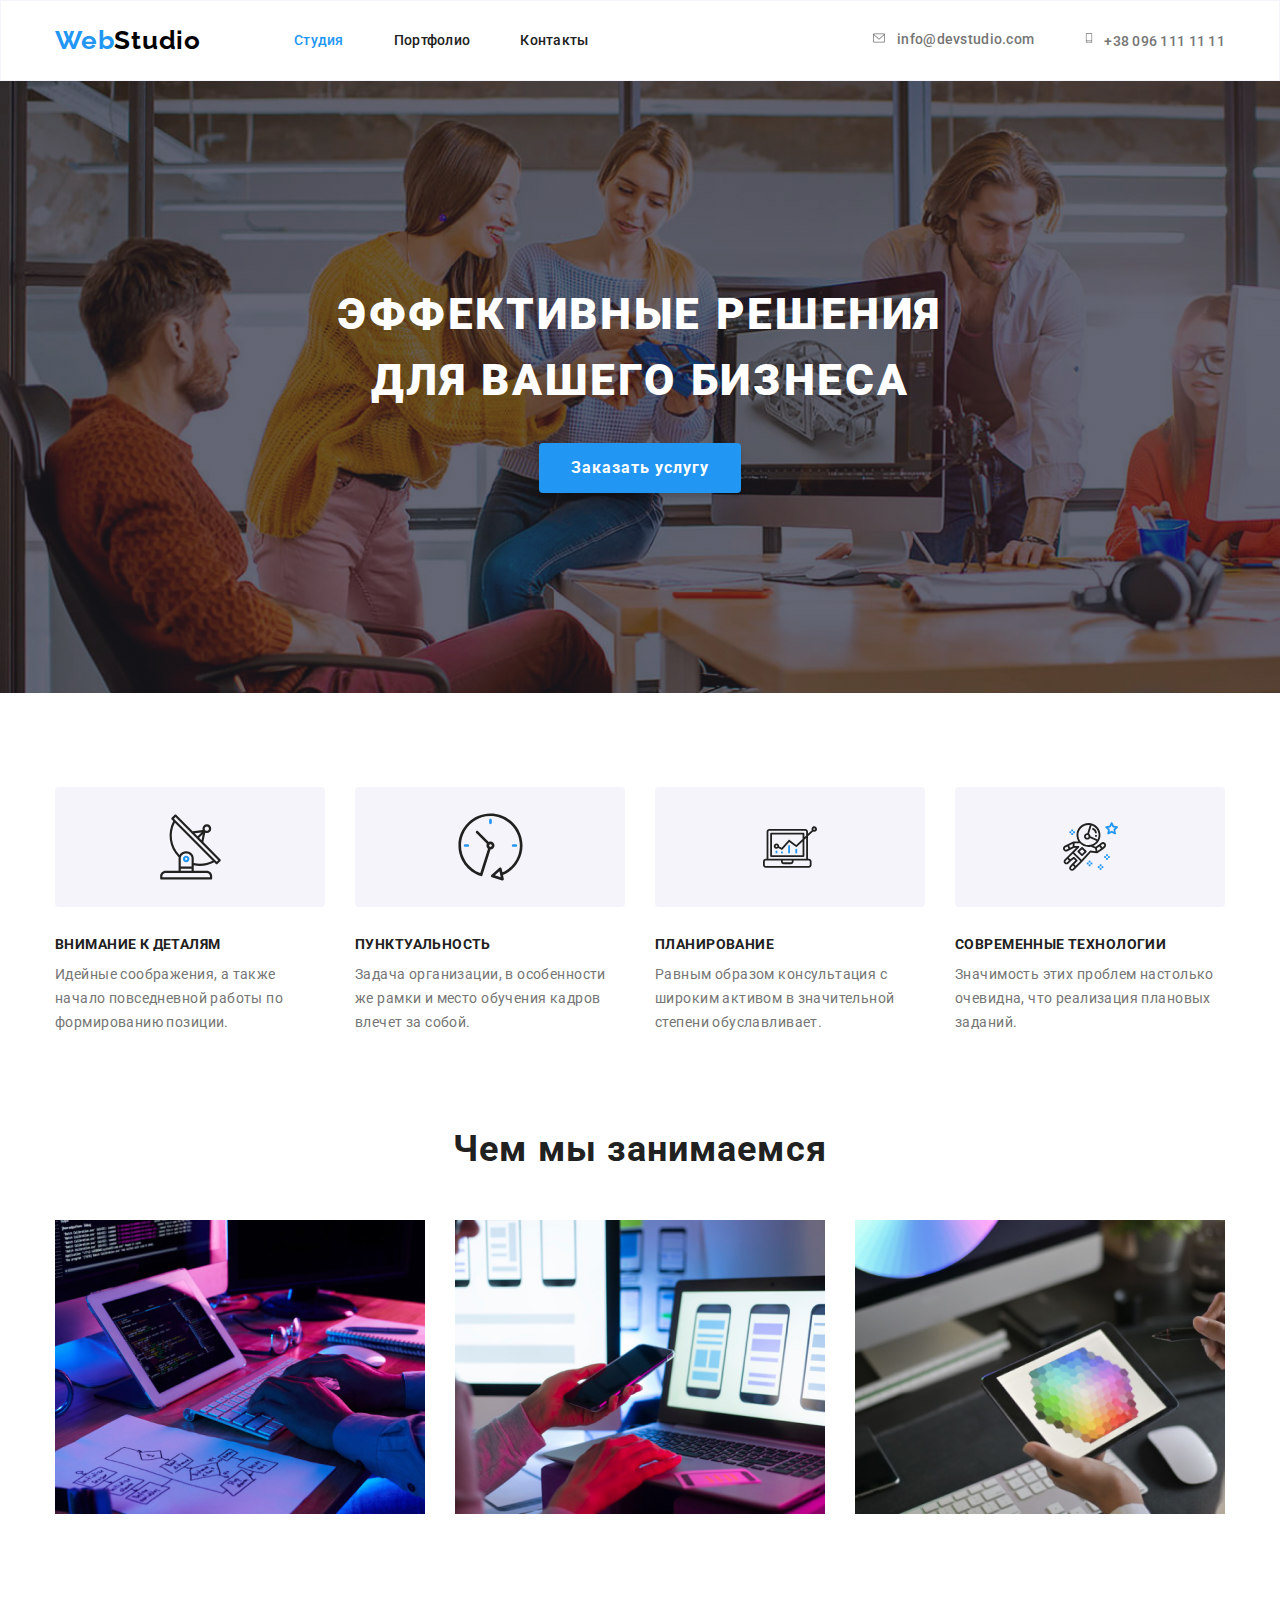
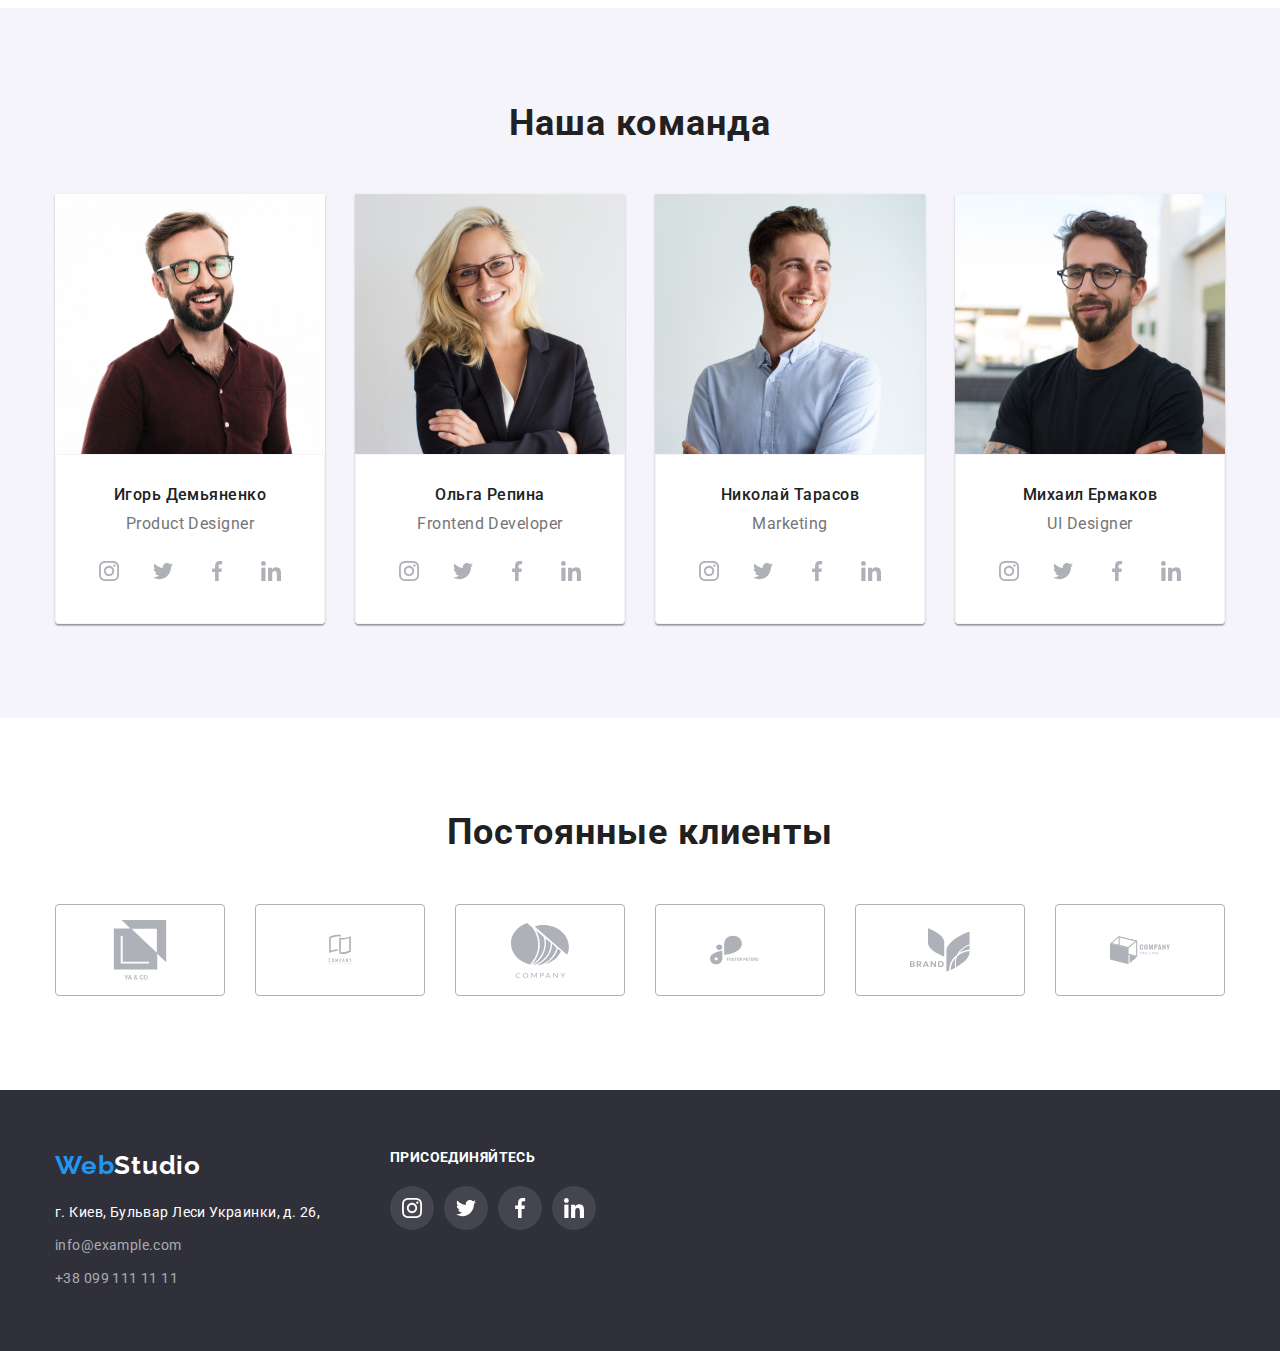
<file: index.html>
<!DOCTYPE html>
<html lang="ru">
<head>
    <meta charset="UTF-8">
    <meta http-equiv="X-UA-Compatible" content="IE=edge">
    <meta name="viewport" content="width=device-width, initial-scale=1.0">
    <title>studio</title>
    <link rel="preconnect" href="https://fonts.googleapis.com"/>
    <link rel="preconnect" href="https://fonts.gstatic.com" crossorigin/>
    <link href="https://fonts.googleapis.com/css2?family=Raleway:wght@700&family=Roboto:wght@400;500;700;900&display=swap" rel="stylesheet"/>
    <link rel="stylesheet" href="https://cdn.jsdelivr.net/npm/modern-normalize@1.1.0/modern-normalize.min.css"/>
    <link rel="stylesheet" href="./css/styles.css"/>
</head>
<body>
<header class="page-headr">  
    <div class="container page-headr-container">
    <nav class="page-nav">
      
       <a class=" logotype link" href="">Web<span class="black">Studio</span></a>

     <ul class="list menu ">
      <li class="menu-item"><a class="menu-link link menu-link:hover current" href="">Студия</a></li>
      <li class="menu-item"><a class="menu-link menu-link:hover menu-link:focus  link" href="./portfolio.html">Портфолио</a></li>
      <li class="menu-item"><a class="menu-link menu-link:hover menu-link:focus  link" href="">Контакты</a></li>   
     </ul>
    </nav>
     <ul class="list contact-menu menu-contact">
        <li><a class="link contact menu-contact e-mail" href="mailto:info@devstudio.com"><svg class="envelope" widht="18px" height="14px"><use href="./img.jpg/sprite.svg#icon-envelope-1"></use></svg>info@devstudio.com</a>
            
        </li>
        <li><a class="link contact"  href="tel:+38 096 111 11 11"><svg class="smart" widht="10px" height="16px"><use href="img.jpg/sprite.svg#icon-smartphone"></use></svg>+38 096 111 11 11</a></li>
      </ul>
    </div>
        </header>
    
     <main>
        <section class="hero">
            <div class="container">
            <h1 class="hero-tittle">Эффективные решения для вашего бизнеса</h1>
            <button class="btn" type="button">Заказать услугу</button>
            </div>
        </section>
       
    <section class="section-priority">
        <div class="container">
        <h2 hidden>Приоритет</h2>
        <ul class="list precedeny">
            <li class="menu-priority">
                <div class="antenna">
                    <svg class="icon-antenna" width="65px"; height="70px">
                        <use href="./img.jpg/sprite.svg#icon-antenna-1"></use>
                    </svg>
                </div>
                <h3 class="priority-tittle">Внимание к деталям</h3>
                <p class="priority-description">Идейные соображения, а также начало повседневной работы по формированию позиции.</p>
            </li>   
            <li class="menu-priority">
                <div class="antenna">
                    <svg width="67px" height="70px">
                        <use href="./img.jpg/sprite.svg#icon-clock-1"></use>
                    </svg>
                </div>
                <h3 class="priority-tittle">Пунктуальность</h3>
                <p class="priority-description">Задача организации, в особенности же рамки и место обучения кадров влечет за собой.</p>
            </li>
            <li class="menu-priority">
                <div class="antenna">
                    <svg width="70px" height="54px">
                        <use href="./img.jpg/sprite.svg#icon-diagram-1"></use>
                    </svg>
                </div>
                <h3 class="priority-tittle">Планирование</h3>
                <p class="priority-description">Равным образом консультация с широким активом в значительной степени обуславливает.</p>
            </li>
            <li class="menu-priority">
                <div class="antenna">
                    <svg width="55px" height="61px">
                        <use href="./img.jpg/sprite.svg#icon-astronaut-1"></use>
                    </svg>
                </div>
                <h3 class="priority-tittle">Современные технологии</h3>
                <p class="priority-description">Значимость этих проблем настолько очевидна, что реализация плановых заданий.</p>
            </li>
        </ul>
        </div>
        </section>
        <section class="section-img">
       <div class="container">
        <h2 class="section-tittle">Чем мы занимаемся</h2>
            <ul class="list engage">
                <li class="menu-img"><img src="./img.jpg/img.jpg" alt="сайты с нуля" width="370"/> </li>
                <li class="menu-img"><img src="./img.jpg/img1.jpg" alt="мобильные приложения" width="370"/></li>
                <li class="menu-img"><img src="./img.jpg/img2.png" alt="дизайн" width="370"/></li>
            </ul>
        </div>
        </section>
        <section class="team-fond">
            <div class="container">
         <h2 class="team-tittle">Наша команда</h2>
         <ul class="list name-team">
            <li class="iteam-bg"><img src="./img.jpg/imgIgor.jpg" alt="Игорь" width="270"/><div class="border-team"><h3 class="name">Игорь Демьяненко</h3><p class='post' lang="en">Product Designer</p>   
            <ul class="social-list list">
              <li class="social-list-item">
                <a href="" class="social-list-link">
                    <svg class="social-list-icon" width="20px"; height="20px" >
                        <use href="./img.jpg/sprite.svg#icon-instagram-2"></use>
                    </svg>
                </a>
              </li>
              <li class="social-list-item">
                <a href="" class="social-list-link">
                    <svg class="social-list-icon" width="20px"; height="20px";>
                        <use href="./img.jpg/sprite.svg#icon-twitter-1"></use>
                    </svg>
                </a>
              </li>
              <li class="social-list-item">
                <a href="" class="social-list-link">
                    <svg class="social-list-icon" width="20px"; height="20px";>
                        <use href="./img.jpg/sprite.svg#icon-facebook-1"></use>
                    </svg>
                </a>
              </li>
              <li class="social-list-item">
                <a href="" class="social-list-link">
                    <svg class="social-list-icon" width="20px"; height="20px";>
                        <use href="./img.jpg/sprite.svg#icon-linkedin-1"></use>
                    </svg>
                </a>
              </li>
            </ul>
          </div></li>
            <li class="iteam-bg"><img src="./img.jpg/imgIruna.jpg" alt="Ирина" width="270"/><div class="border-team"><h3 class="name">Ольга Репина</h3><p class='post' lang="en">Frontend Developer</p>
                <ul class="social-list list">
                    <li class="social-list-item">
                      <a href="" class="social-list-link">
                          <svg class="social-list-icon" width="20px"; height="20px" >
                              <use href="./img.jpg/sprite.svg#icon-instagram-2"></use>
                          </svg>
                      </a>
                    </li>
                    <li class="social-list-item">
                        <a href="" class="social-list-link">
                            <svg class="social-list-icon" width="20px"; height="20px";>
                                <use href="./img.jpg/sprite.svg#icon-twitter-1"></use>
                            </svg>
                        </a>
                      </li>
                      <li class="social-list-item">
                        <a href="" class="social-list-link">
                            <svg class="social-list-icon" width="20px"; height="20px";>
                                <use href="./img.jpg/sprite.svg#icon-facebook-1"></use>
                            </svg>
                        </a>
                      </li>
                      <li class="social-list-item">
                        <a href="" class="social-list-link">
                            <svg class="social-list-icon" width="20px"; height="20px";>
                                <use href="./img.jpg/sprite.svg#icon-linkedin-1"></use>
                            </svg>
                        </a>
                      </li>
                      </ul>
            </div>
           </li>
            <li class="iteam-bg"><img src="./img.jpg/imgNukola.jpg" alt="Николай" width="270"/><div class="border-team"><h3 class="name">Николай Тарасов</h3><p class='post' lang="en">Marketing</p>
                <ul class="social-list list">
                    <li class="social-list-item">
                      <a href="" class="social-list-link">
                          <svg class="social-list-icon" width="20px"; height="20px" >
                              <use href="./img.jpg/sprite.svg#icon-instagram-2"></use>
                          </svg>
                      </a>
                    </li>
                    <li class="social-list-item">
                        <a href="" class="social-list-link">
                            <svg class="social-list-icon" width="20px"; height="20px";>
                                <use href="./img.jpg/sprite.svg#icon-twitter-1"></use>
                            </svg>
                        </a>
                      </li>
                      <li class="social-list-item">
                        <a href="" class="social-list-link">
                            <svg class="social-list-icon" width="20px"; height="20px";>
                                <use href="./img.jpg/sprite.svg#icon-facebook-1"></use>
                            </svg>
                        </a>
                      </li>
                      <li class="social-list-item">
                        <a href="" class="social-list-link">
                            <svg class="social-list-icon" width="20px"; height="20px";>
                                <use href="./img.jpg/sprite.svg#icon-linkedin-1"></use>
                            </svg>
                        </a>
                      </li>
                      </ul>
            </div>
        </li>
            <li class="iteam-bg"><img src="./img.jpg/imgMichel.jpg" alt="Михаил"  width="270"/><div class="border-team"><h3 class="name">Михаил Ермаков</h3><p class='post' lang="en">UI Designer</p>
                <ul class="social-list list">
                    <li class="social-list-item">
                      <a href="" class="social-list-link">
                          <svg class="social-list-icon" width="20px"; height="20px" >
                              <use href="./img.jpg/sprite.svg#icon-instagram-2"></use>
                          </svg>
                      </a>
                    </li>
                    <li class="social-list-item">
                        <a href="" class="social-list-link">
                            <svg class="social-list-icon" width="20px"; height="20px";>
                                <use href="./img.jpg/sprite.svg#icon-twitter-1"></use>
                            </svg>
                        </a>
                      </li>
                      <li class="social-list-item">
                        <a href="" class="social-list-link">
                            <svg class="social-list-icon" width="20px"; height="20px";>
                                <use href="./img.jpg/sprite.svg#icon-facebook-1"></use>
                            </svg>
                        </a>
                      </li>
                      <li class="social-list-item">
                        <a href="" class="social-list-link">
                            <svg class="social-list-icon" width="20px"; height="20px";>
                                <use href="./img.jpg/sprite.svg#icon-linkedin-1"></use>
                            </svg>
                        </a>
                      </li>
                      </ul>
            </div>
        </li>
         </ul>
        </div>
        </section>
        <section class="clients">
         <div class="">
            <h2 class="titel-clients">Постоянные клиенты</h2>
            <ul class="list-clients list">
                <li class="item-clients"><a href="" class="link-clients">
                    <svg class="brand-link" width="106" height="60">
                        <use href="./img.jpg/sprite.svg#icon-group">
                        </use>
                    </svg>
                </a> </li>
                <li class="item-clients"><a href="" class="link-clients">
                    <svg class="brand-link" width="106" height="60">
                        <use href="./img.jpg/sprite.svg#icon-Logo">
                        </use>
                    </svg>
                </a> </li>
                <li class="item-clients"><a href="" class="link-clients">
                    <svg class="brand-link" width="106" height="60">
                        <use href="./img.jpg/sprite.svg#icon-group-1">
                        </use>
                    </svg>
                </a> </li>
                <li class="item-clients"><a href="" class="link-clients">
                    <svg class="brand-link" width="106" height="60">
                        <use href="./img.jpg/sprite.svg#icon-group-2">
                        </use>
                    </svg>
                </a> </li>
                <li class="item-clients"><a href="" class="link-clients">
                    <svg class="brand-link" width="106" height="60">
                        <use href="./img.jpg/sprite.svg#icon-group-3">
                        </use>
                    </svg>
                </a> </li>
                <li class="item-clients"><a href="" class="link-clients">
                    <svg class="brand-link" width="106" height="60">
                        <use href="./img.jpg/sprite.svg#icon-Object">
                        </use>
                    </svg>
                </a> </li>
            </ul>
         </div>
        </section>
    </main>
    <footer class="footer-fonts">
        <div class="container">
            <ul class="list-footer list">
                <li class="colum-footer">
        <a class=" logotype link logotype-footer" href="">Web<span class="whity">Studio</span></a> 
            <address>
               <ul class="list-address list">
                <li class="footer-contact footer-contact:hover footer-contact:focus indent"> г. Киев, Бульвар Леси Украинки, д. 26,</li>
                <li class="indent"> <a class="footer-mail link footer-mail:hover footer-mail:focus" href="mailto:info@example.com">info@example.com</a></li>
                <li class="indent"><a class="footer-mail link footer-mail:hover footer-mail:focus" href="+38 099 111 11 11">+38 099 111 11 11</a></li>
               </ul>
            </address>
        </li>
        <li class="colum-footer">
            <h3 class="titel-social-footer">Присоединяйтесь</h3>
            <ul class="list-social-footer list">
                <li class="item-social-footer">
                    <a href="" class="link-social-footer">
                        <svg class="icon-link-footer" width="20" height="20">
                            <use href="./img.jpg/sprite.svg#icon-instagram-2"></use>
                        </svg>
                    </a>
                </li>
                <li class="item-social-footer">
                    <a href="" class="link-social-footer">
                        <svg class="icon-link-footer" width="20" height="20">
                            <use href="./img.jpg/sprite.svg#icon-twitter-1"></use>
                        </svg>
                    </a>
                </li>
                <li class="item-social-footer">
                    <a href="" class="link-social-footer">
                        <svg class="icon-link-footer" width="20" height="20">
                            <use href="./img.jpg/sprite.svg#icon-facebook-1"></use>
                        </svg>
                    </a>
                </li>
                <li class="item-social-footer">
                    <a href="" class="link-social-footer">
                        <svg class="icon-link-footer" width="20" height="20">
                            <use href="./img.jpg/sprite.svg#icon-linkedin-1"></use>
                        </svg>
                    </a>
                </li>
            </ul>  
    </li>
    </ul>
        </div>
    </footer>
</body>
</html>
</file>
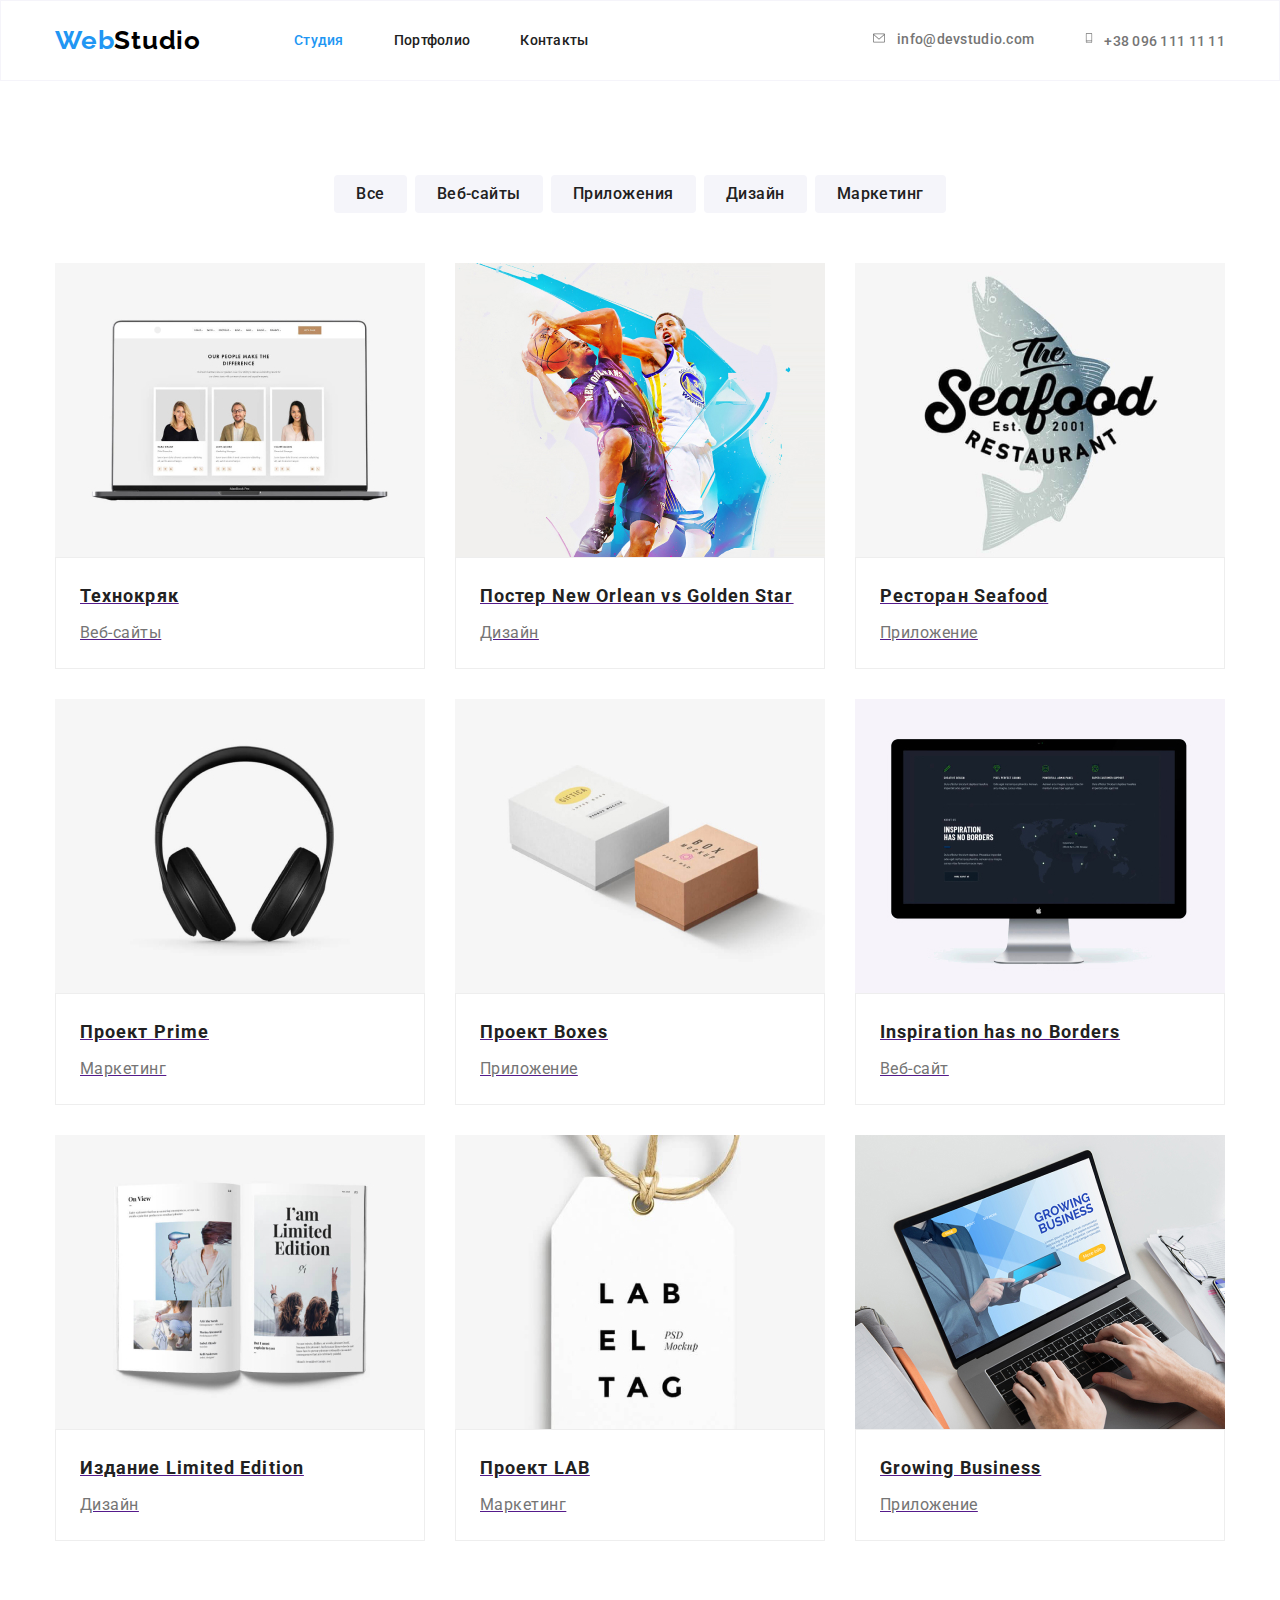
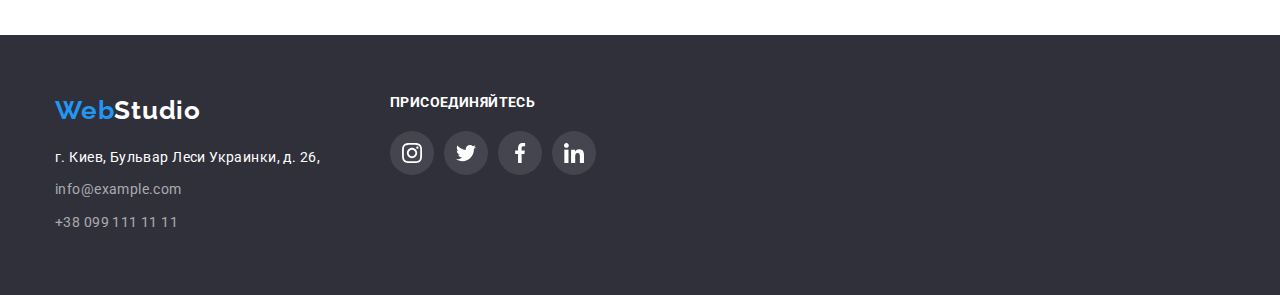
<file: portfolio.html>
<!DOCTYPE html>
<html lang="ru">
<head>
    <meta charset="UTF-8">
    <meta http-equiv="X-UA-Compatible" content="IE=edge">
    <meta name="viewport" content="width=device-width, initial-scale=1.0">
    <title>portfolio</title>
    <link rel="preconnect" href="https://fonts.googleapis.com"/>
    <link rel="preconnect" href="https://fonts.googleapis.com"/>
    <link href="https://fonts.googleapis.com/css2?family=Raleway:wght@700&family=Roboto:wght@400;500;700;900&display=swap" rel="stylesheet"/>
    <link rel="stylesheet" href="https://cdn.jsdelivr.net/npm/modern-normalize@1.1.0/modern-normalize.min.css"/>
    <link rel="stylesheet" href="./css/styles.css"/>
</head>
<body>
  <header class="page-headr">  
    <div class="container page-headr-container">
      <nav class="page-nav">
        
         <a class=" logotype link" href="">Web<span class="black">Studio</span></a>
  
       <ul class="list menu ">
        <li class="menu-item"><a class="menu-link link menu-link:hover current" href="./index.html">Студия</a></li>
        <li class="menu-item"><a class="menu-link menu-link:hover menu-link:focus  link" href="">Портфолио</a></li>
        <li class="menu-item"><a class="menu-link menu-link:hover menu-link:focus  link" href="">Контакты</a></li>   
       </ul>
      </nav>
       <ul class="list contact-menu menu-contact">
          <li><a class="link contact menu-contact e-mail" href="mailto:info@devstudio.com"><svg class="envelope" widht="18px" height="14px"><use href="./img.jpg/sprite.svg#icon-envelope-1"></use></svg>info@devstudio.com</a>
              
          </li>
          <li><a class="link contact"  href="tel:+38 096 111 11 11"><svg class="smart" widht="10px" height="16px"><use href="img.jpg/sprite.svg#icon-smartphone"></use></svg>+38 096 111 11 11</a></li>
        </ul>
      </div>
     </header>    
     <main > 
      <section class="fond-portfolio">
        <div class="container">
       <ul class="list knob-display">
        <li class="knob-menu"><button class="knob knob:hover knob:focus" type="button">Все</button></li>
        <li class="knob-menu"><button class="knob knob:hover knob:focus" type="button">Веб-сайты</button></li>
        <li class="knob-menu"><button class="knob knob:hover knob:focus" type="button">Приложения</button>  </li>
        <li class="knob-menu"><button class="knob knob:hover knob:focus" type="button">Дизайн</button>  </li>
        <li class="knob-menu"><button class="knob knob:hover knob:focus" type="button">Маркетинг</button>  </li>
        </ul>
        </div>
        <div class="container">
        <ul class="list img-display">
          <li class="beam"><a href=""><img class="img-column" src="./img.jpg/Технокряк.jpg" alt="Технокряк"/><div class="border-img"><h2 class="project">Технокряк</h2><p class="kind">Веб-сайты</p></div></a></li>
          <li class="beam"><a href=""><img class="img-column" src="./img.jpg/golden start.jpg" alt="Golden Start"/><div class="border-img"><h2 class="project" lang="en,ru">Постер New Orlean vs Golden Star</h2><p class="kind">Дизайн</p></div></a></li>
          <li class="beam"><a href=""><img class="img-column" src="./img.jpg/ресторан.jpg" alt="ресторан"/><div class="border-img"><h2 class="project" lang="en,ru">Ресторан Seafood</h2><p class="kind">Приложение</p></div></a></li>
          <li class="beam"><a href=""><img class="img-column" src="./img.jpg/проект прайм.jpg" alt="проект прайм"/><div class="border-img"><h2 class="project" lang="en,ru">Проект Prime</h2><p class="kind">Маркетинг</p></div></a></li>
          <li class="beam"><a href=""><img class="img-column" src="./img.jpg/проект бокс.jpg" alt="проект бокс"/><div class="border-img"><h2 class="project" lang="en,ru">Проект Boxes</h2><p class="kind">Приложение</p></div></a></li>
          <li class="beam"><a href=""><img class="img-column" src="./img.jpg/проект бройдес.jpg" alt="проект бройдес"/><div class="border-img"><h2 class="project" lang="en">Inspiration has no Borders</h2><p class="kind">Веб-сайт</p></div></a></li>
          <li class="beam"><a href=""><img class="img-column" src="./img.jpg/издание.jpg" alt="издание"/><div class="border-img"><h2 class="project" lang="en,ru">Издание Limited Edition</h2><p class="kind">Дизайн</p></div></a></li>
          <li class="beam"><a href=""><img class="img-column" src="./img.jpg/проект лаб.jpg" alt="проект лаб"/><div class="border-img"><h2 class="project" lang="en,ru">Проект LAB</h2><p class="kind">Маркетинг</p></div></a></li>
          <li class="beam"><a href=""><img class="img-column" src="./img.jpg/бизнес.jpg" alt="бизнес"/><div class="border-img"><h2 class="project" lang="en">Growing Business</h2><p class="kind">Приложение</p></div></a></li>
        </ul>
      </div>
      </section>
     </main>
     <footer class="footer-fonts">
      <div class="container">
        <ul class="list-footer list">
            <li class="colum-footer">
    <a class=" logotype link logotype-footer" href="">Web<span class="whity">Studio</span></a> 
        <address>
           <ul class="list-address list">
            <li class="footer-contact footer-contact:hover footer-contact:focus indent"> г. Киев, Бульвар Леси Украинки, д. 26,</li>
            <li class="indent"> <a class="footer-mail link footer-mail:hover footer-mail:focus" href="mailto:info@example.com">info@example.com</a></li>
            <li class="indent"><a class="footer-mail link footer-mail:hover footer-mail:focus" href="+38 099 111 11 11">+38 099 111 11 11</a></li>
           </ul>
        </address>
    </li>
    <li class="colum-footer">
        <h3 class="titel-social-footer">Присоединяйтесь</h3>
        <ul class="list-social-footer list">
            <li class="item-social-footer">
                <a href="" class="link-social-footer">
                    <svg class="icon-link-footer" width="20" height="20">
                        <use href="./img.jpg/sprite.svg#icon-instagram-2"></use>
                    </svg>
                </a>
            </li>
            <li class="item-social-footer">
                <a href="" class="link-social-footer">
                    <svg class="icon-link-footer" width="20" height="20">
                        <use href="./img.jpg/sprite.svg#icon-twitter-1"></use>
                    </svg>
                </a>
            </li>
            <li class="item-social-footer">
                <a href="" class="link-social-footer">
                    <svg class="icon-link-footer" width="20" height="20">
                        <use href="./img.jpg/sprite.svg#icon-facebook-1"></use>
                    </svg>
                </a>
            </li>
            <li class="item-social-footer">
                <a href="" class="link-social-footer">
                    <svg class="icon-link-footer" width="20" height="20">
                        <use href="./img.jpg/sprite.svg#icon-linkedin-1"></use>
                    </svg>
                </a>
            </li>
        </ul>  
</li>
</ul>
    </div>
  </footer>   
</body>
</html>
</file>
<file: css/styles.css>
:root{
    --accent-color:#2196f3;
    --primary-font:"Roboto",sans-serif;
    --secondary-font:"Raleway",sans-serif;
    --primary-text-color:#212121;
}
h1,
h2,
h3,
h4,
p {
    margin-top: 0;
    margin-bottom: 0;
}
ul{
    margin-top: 0;
    margin-bottom: 0;
    padding-left: 0;
}
img {
    display: block;
}
button {
    cursor: pointer;
}
.list {
list-style:none;
}
.link {
text-decoration: none;
}
body{
    font-family: var(--primary-font);
}
.container {
    width: 1200px;
    margin-left: auto;
    margin-right: auto;
    padding-left: 15px;
    padding-right: 15px;

}

/*=================header=================*/
.page-headr{
    padding-top: 24px;
    padding-bottom: 24px;
    border:1px solid #f5f4fa;
}
.page-headr-container{
    display: flex;
    align-items: center;
}
.page-nav{
    display: flex;
    align-items: center;
}
.logotype{
    font-family:var(--secondary-font);
    font-style: normal;
    font-weight: 700;
    font-size: 26px;
    line-height: 1.19;
/* identical to box height */
    letter-spacing: 0.03em;
    color:#2196f3;
    margin-right: 93px;
}
.black{
    color:black;
}
.menu{
    display: flex;
}

.menu-link{
    font-style: normal;
    font-weight: 500;
    font-size: 14px;
    line-height: 1.14;
    letter-spacing: 0.02em;
    color:var(--primary-text-color);
}
.menu-item:not(:last-child){
    margin-right: 50px;
}
.menu-link:hover,
.menu-link:focus,
.current
{
    color:var(--accent-color);
}
.contact-menu{
    display: flex;
}
.contact{
    font-style: normal;
    font-weight: 500;
    font-size: 14px;
    line-height: 1.14;
    letter-spacing: 0.02em;
    color: #757575;
    
}
.envelope{
    display: inline-block;
    margin-right: 10px;
    background-size: cover;
    width: 16px;
    height: 12px;
    fill:currentColor;
}
.smart{
    display: inline-block;
    width:10px;
    height: 16px;
    margin-right: 10px;
    background-size: cover;
    fill:currentColor;
}
.antenna{
    width: 270px;
    height:120px;
    background: #f5f4fa;
    display:flex;
    justify-content: center;
    align-items: center;
    margin-bottom: 30px;
    border-radius: 4px;
}

.menu-contact{
    margin-left: auto;
}
.e-mail{
    margin-right: 50px;
}
.contact:hover,
.contact:focus{
    color:var(--accent-color);
}
.contact-menu .current,
.contact:hover,
.contact:focus{
    color:var(--accent-color);
}


/*===================/header===================*/
/*==================main======================*/
.hero-tittle{
    font-style:normal;
    font-weight: 900;
    font-size: 44px;
    line-height: 1.5;
    /* or 136% */
    text-align: center;
    letter-spacing: 0.06em;
    text-transform: uppercase;
    color: #FFFFFF;
    width: 696px;
    margin-left: auto;
    margin-right: auto;
    margin-bottom: 30px;
}
.hero{
    background-color: #2F303A;
    padding-top: 200px;
    padding-bottom: 200px;
    background-image:linear-gradient(rgba(47, 48, 58, 0.4),rgba(47, 48, 58, 0.4)), url(../img.jpg/hero.ipg.jpg);
    background-size: cover;
    background-color: #C4C4C4;
}
.btn{
    font-family: var(--primary-font);
    font-style: normal;
    font-weight: 700;
    font-size: 16px;
    line-height: 1.87;
    border:none;
    cursor: pointer;
    /* identical to box height, or 188% */
    display: flex;
    align-items: center;
    text-align: center;
    letter-spacing: 0.06em;
    color: #FFFFFF;
    background-color: #2196f3;
    box-shadow: 0px 4px 4px rgba(0, 0, 0, 0.15);
    margin-left: auto;
    margin-right: auto;
    padding-top: 10px;
    padding-bottom: 10px;
    padding-right: 32px;
    padding-left: 32px;
    border-radius: 4px;
}
.section-priority{
    padding-top:94px;
    padding-bottom:94px;
}
.precedeny{
    display: flex;
}
.menu-priority:not(:last-child){
    margin-right: 30px;
}
.priority-tittle{
    font-style: normal;
    font-weight: 700;
    font-size: 14px;
    line-height: 1.14;
    letter-spacing: 0.03em;
    text-transform: uppercase;
    color:var(--primary-text-color);
    margin-bottom: 10px;
}
.priority-description{
    font-style: normal;
    font-weight: 400;
    font-size: 14px;
    line-height: 1.71;
    /* or 171% */
    letter-spacing: 0.03em;
    color: #757575;
    width: 270px;
}
.section-tittle{
    font-style: normal;
    font-weight: 700;
    font-size: 36px;
    line-height: 1.16;
    letter-spacing: 0.03em;
    color: var(--primary-text-color);
    margin-bottom: 50px; 
    display: flex;
    justify-content: center;
}
.engage{
    display: flex;
}
.menu-img:not(:last-child){
    margin-right: 30px;
}
.section-img{
    padding-bottom: 94px;
}

.team-tittle{
    font-style: normal;
    font-weight: 700;
    font-size: 36px;
    line-height: 42px;
    letter-spacing: 0.03em;
    color:var(--primary-text-color);
    display: flex;
    justify-content: center;
    margin-bottom: 50px;
}
.team-fond{
    background-color: #F5F4FA;
    padding-bottom: 94px;
    padding-top: 94px;
}

.iteam-bg {
    background-color: #ffffff;
    box-shadow: 0px 1px 3px rgba(0, 0, 0, 0.12), 0px 1px 1px rgba(0, 0, 0, 0.14), 0px 2px 1px rgba(0, 0, 0, 0.2);
    border-radius: 0px 0px 4px 4px;
}
.name-team{
    display: flex;
}
.social-list-link{
    display: flex;
    justify-content: center;
    align-items: center;
    width: 44px;
    height:44px;
    border-radius: 50%;
    background-color:#ffffff;
}
.social-list-icon {
    fill:#AFB1B8;
}
.social-list-link:hover,
.social-list-link:focus{
    background-color:var(--accent-color);
}

.social-list-link:hover .social-list-icon,
.social-list-link:focus .social-list-icon {
    fill: #ffffff;
}
.social-list{
    display: flex;
    justify-content: center;
    gap: 10px;
}




   
.name{
    font-style: normal;
    font-weight: 500;
    font-size: 16px;
    line-height: 1.19;
    /* identical to box height */

    text-align: center;
    letter-spacing: 0.03em;
    color:var(--primary-text-color);
    margin-bottom: 10px;
}
.post{
    font-style: normal;
    font-weight: 400;
    font-size: 16px;
    line-height: 1.19;
    /* identical to box height */

    text-align: center;
    letter-spacing: 0.03em;
    color:#757575;
    margin-bottom: 16px;
}
.iteam-bg:not(:last-child){
    margin-right: 30px;
}
.border-team{
    border:1px solid #f5f4fa;
    border-radius: 0px 0px 4px 4px;
    padding-top: 30px;
    padding-bottom: 30px;
}
.titel-clients{
    font-style: normal;
    font-weight: 700;
    font-size: 36px;
    line-height: 1.16;
    text-align: center;
    letter-spacing: 0.03em;
    color: #212121;
    display: flex;
    justify-content: center;
    margin-bottom: 50px;
}
.link-clients{
    display: flex;
    justify-content: center;
    align-items: center;
    width: 170px;
    height: 92px;
    border: 1px solid #AFB1B8;
    border-radius: 4px;
}
.list-clients{
    display: flex;
    justify-content: center;
    gap: 30px;
}
.clients{
    padding-top:94px;
    padding-bottom:94px;
}
.brand-link {
    fill:#AFB1B8;
}
.link-clients:hover,
.link-clients:focus{
    border: 1px solid var(--accent-color);
}
.link-clients:hover .brand-link,
.link-clients:focus .brand-link{
    fill:var(--accent-color);
}

/*=======================/main================*/
/*======================footer===============*/
.whity{
    color:#ffffff;
}
.footer-fonts{
    background-color:#2f303a;
    padding-top:60px;
    padding-bottom: 60px;
}
.footer-contact{
    font-style: normal;
    font-weight: 400;
    font-size: 14px;
    line-height: 1.71;
    /* or 171% */

    letter-spacing: 0.03em;
    color:#ffffff;
}
.footer-mail{
    font-style: normal;
    font-weight: 400;
    font-size: 14px;
    line-height: 1.71;
    /* or 171% */

    letter-spacing: 0.03em;
    color:rgba(255, 255, 255, 0.6);
}
.footer-contact:hover,
.footer-contact:focus{
    color: var(--accent-color);
}
.footer-mail:hover,
.footer-mail:focus{
    color: var(--accent-color);
}
.logotype-footer{
    display: block;
    margin-bottom: 20px;
}
  .indent:not(:last-child){
    margin-bottom:9px;
  }
  .link-social-footer{
    display: flex;
    justify-content: center;
    align-items: center;
    width: 44px;
    height:44px;
    border-radius: 50%;
    background-color:rgba(255, 255, 255, 0.1);
  }
  .icon-link-footer{
    fill:#ffffff;
  }
  
  .titel-social-footer{
    font-style: normal;
    font-weight: 700;
    font-size: 14px;
    line-height: 1.14;
    letter-spacing: 0.03em;
    text-transform: uppercase;
    color: #FFFFFF;
    margin-bottom: 20px;
}
.list-footer{
    display: flex;
}
.colum-footer:first-child{
    margin-right: 70px;
}
.list-social-footer{
    display: flex;
    justify-content: center;
    gap: 10px; 
}
.link-social-footer:hover,
.link-social-footer:focus{
    background-color:var(--accent-color);
}
  
  

/*=================/footer============*/
/*=================portfolio==========*/
.knob{
    font-family:var(--primary-font);
    font-style: normal;
    font-weight: 500;
    font-size: 16px;
    line-height: 1.62;
    border:none;
    /* identical to box height, or 162% */

    text-align: center;
    letter-spacing: 0.03em;
    color:var(--primary-text-color);
    background-color:#f5f5fa;
    padding-top: 6px;
    padding-bottom: 6px;
    padding-left: 22px;
    padding-right: 22px;
    border-radius: 4px;
}
.knob-menu:not(:last-child){
    margin-right: 8px;
}
.knob:hover,
.knob:focus{
    font-family: var(--primary-font);
    font-style: normal;
    font-weight: 500;
    font-size: 16px;
    line-height: 1.62;
    border:none;
    /* identical to box height, or 162% */

    text-align: center;
    letter-spacing: 0.03em;
    color:#ffffff;
    background-color:#2196f3;
}
.project{
    font-style: normal;
    font-weight: 700;
    font-size: 18px;
    line-height: 2;
    /* identical to box height, or 200% */
   
    letter-spacing: 0.06em;
    color:var(--primary-text-color);
    background-color: #ffffff;
    margin-bottom: 4px;
}
.kind{
    font-style: normal;
    font-weight: 400;
    font-size: 16px;
    line-height: 1.87;
    /* identical to box height, or 188% */

    letter-spacing: 0.03em;
    color:#757575;
    background-color: #ffffff;
}
.fond-portfolio{
 padding-top:94px;
 padding-bottom: 94px;
}
.knob-display{
    display: flex;
    justify-content: center;
    margin-bottom: 50px;
}


.img-display{
    display: flex;
    flex-wrap: wrap;
    gap: 30px;
}
.beam{
    flex-basis:cals((100%-60px)/3);
}
.border-img{
    border: 1px solid #EEEEEE;
    padding-left:24px ;
    padding-top: 20px;
    padding-bottom: 20px;
    padding-right: 24px;
}
.beam:hover,
.beam:focus{
    box-shadow: 0px 1px 1px rgba(0, 0, 0, 0.12), 0px 4px 4px rgba(0, 0, 0, 0.06), 1px 4px 6px rgba(0, 0, 0, 0.16);
}



/*===================portfolio================*/
</file>
